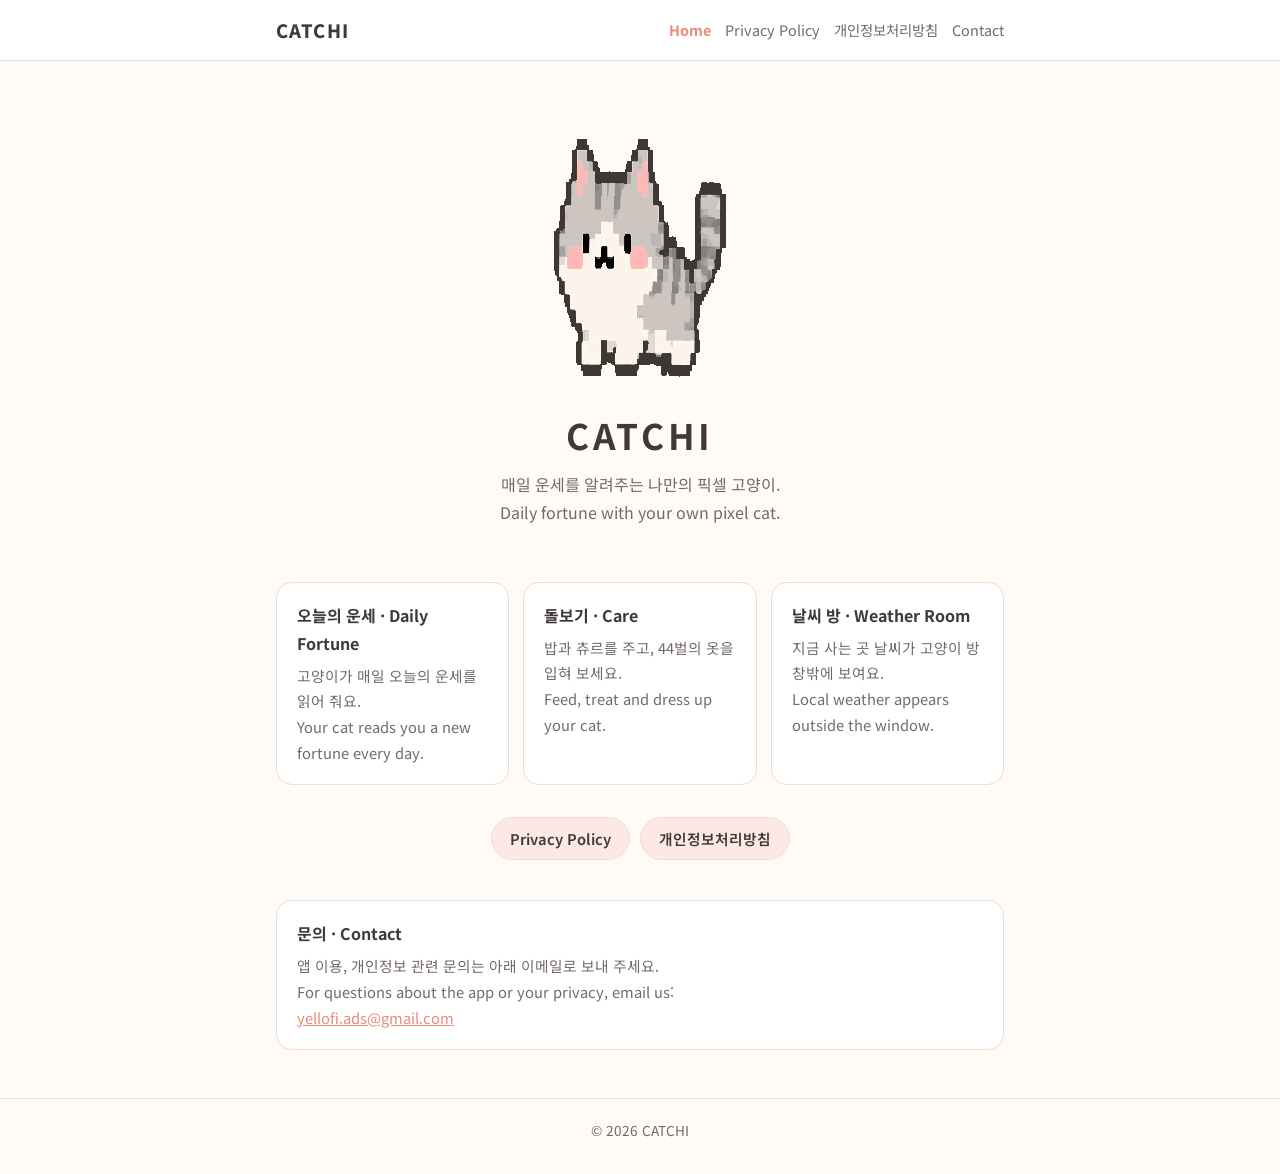
<file: index.html>
<!doctype html>
<html lang="ko">
<head>
  <meta charset="utf-8">
  <meta name="viewport" content="width=device-width, initial-scale=1">
  <title>CATCHI</title>
  <meta name="description" content="CATCHI — Daily fortune with your own pixel cat. 매일 운세를 알려주는 나만의 픽셀 고양이.">
  <link rel="icon" href="assets/catchi_cat.png">
  <link rel="preconnect" href="https://fonts.googleapis.com">
  <link rel="stylesheet" href="https://fonts.googleapis.com/css2?family=Noto+Sans+KR:wght@400;600;800&display=swap">
  <link rel="stylesheet" href="style.css">
</head>
<body>
  <header class="site">
    <div class="wrap">
      <a class="brand" href="index.html">CATCHI</a>
      <nav class="site">
        <a href="index.html" aria-current="page">Home</a>
        <a href="privacy.html">Privacy Policy</a>
        <a href="privacy-ko.html">개인정보처리방침</a>
        <a href="#contact">Contact</a>
      </nav>
    </div>
  </header>

  <main class="wrap">
    <section class="hero">
      <img src="assets/catchi_cat.png" alt="CATCHI pixel cat" width="358" height="276">
      <h1>CATCHI</h1>
      <p>매일 운세를 알려주는 나만의 픽셀 고양이.<br>
      Daily fortune with your own pixel cat.</p>
    </section>

    <section class="cards">
      <div class="card">
        <h2>오늘의 운세 · Daily Fortune</h2>
        <p>고양이가 매일 오늘의 운세를 읽어 줘요.<br>Your cat reads you a new fortune every day.</p>
      </div>
      <div class="card">
        <h2>돌보기 · Care</h2>
        <p>밥과 츄르를 주고, 44벌의 옷을 입혀 보세요.<br>Feed, treat and dress up your cat.</p>
      </div>
      <div class="card">
        <h2>날씨 방 · Weather Room</h2>
        <p>지금 사는 곳 날씨가 고양이 방 창밖에 보여요.<br>Local weather appears outside the window.</p>
      </div>
    </section>

    <section class="links">
      <a class="button" href="privacy.html">Privacy Policy</a>
      <a class="button" href="privacy-ko.html">개인정보처리방침</a>
    </section>

    <section class="card" id="contact" style="margin-bottom:48px">
      <h2>문의 · Contact</h2>
      <p>앱 이용, 개인정보 관련 문의는 아래 이메일로 보내 주세요.<br>
      For questions about the app or your privacy, email us:<br>
      <a href="mailto:yellofi.ads@gmail.com">yellofi.ads@gmail.com</a></p>
    </section>
  </main>

  <footer class="site">
    <div class="wrap">© 2026 CATCHI</div>
  </footer>
</body>
</html>
</file>
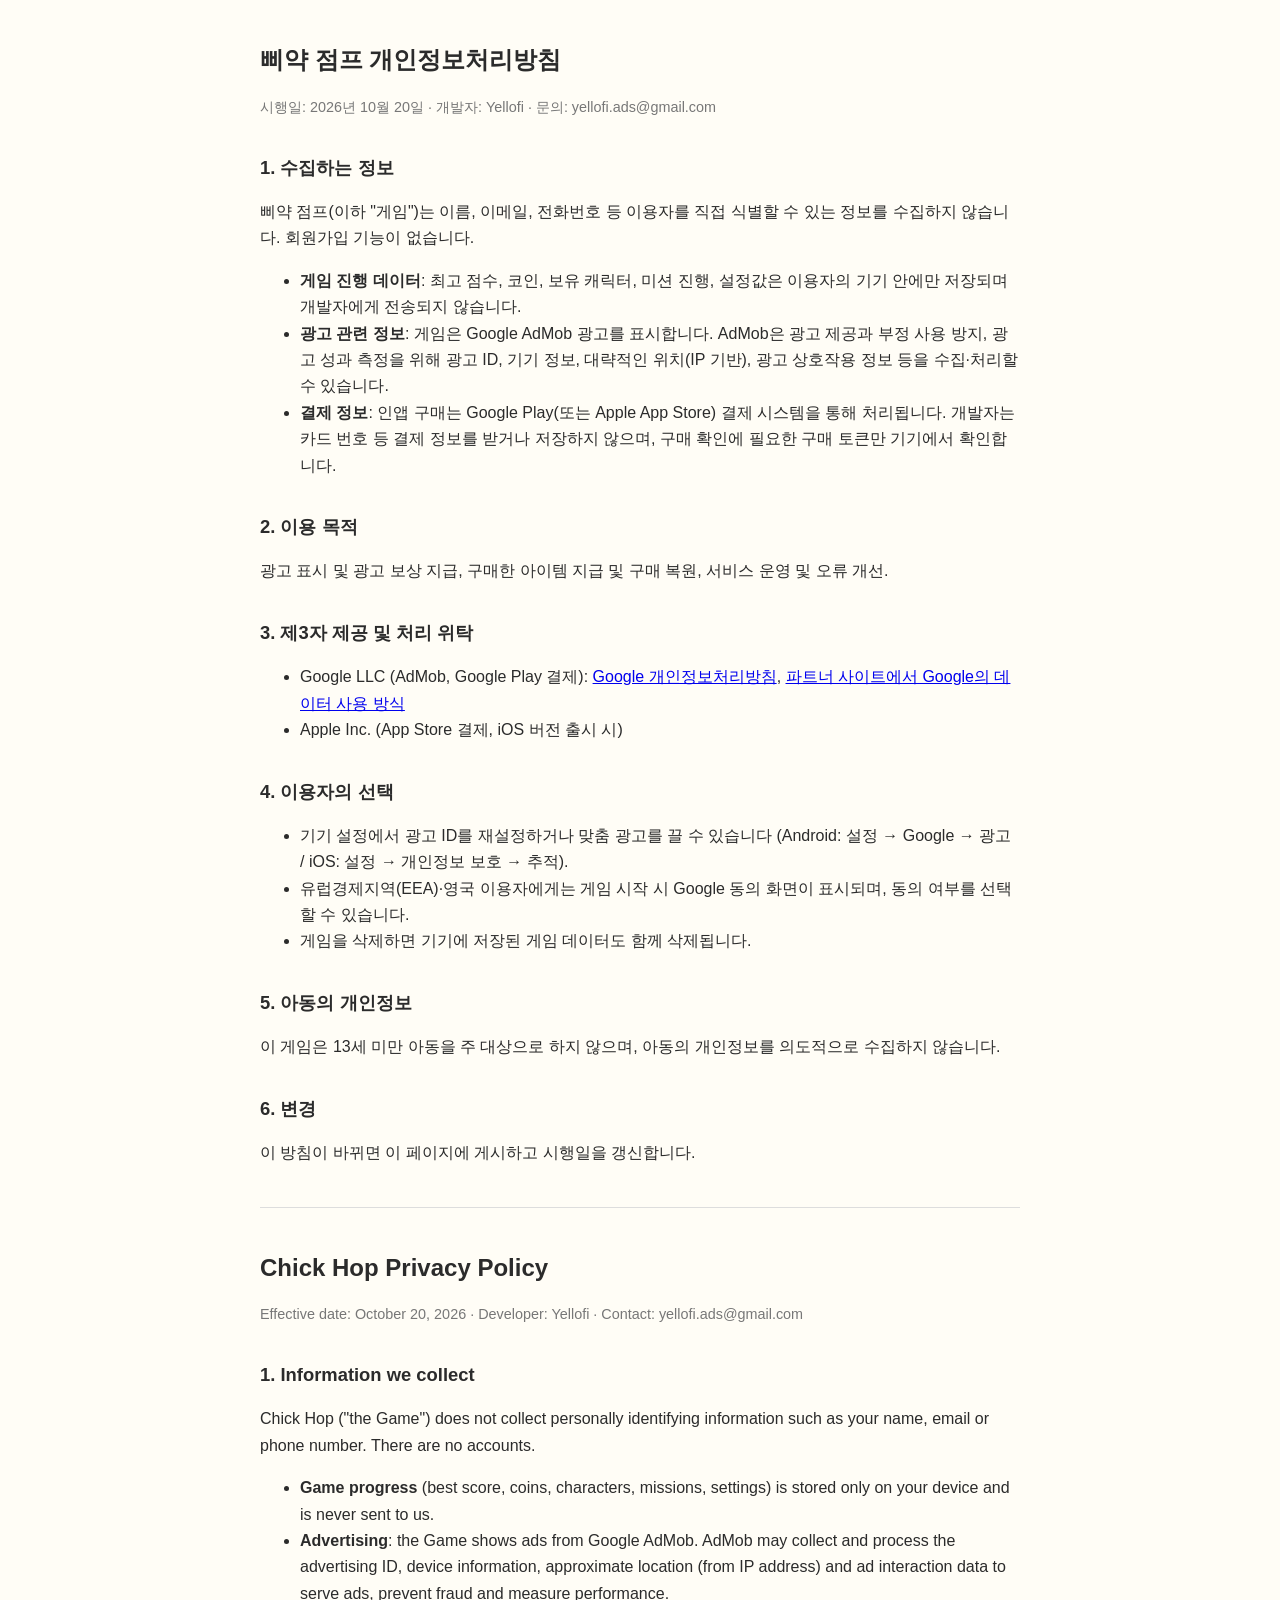
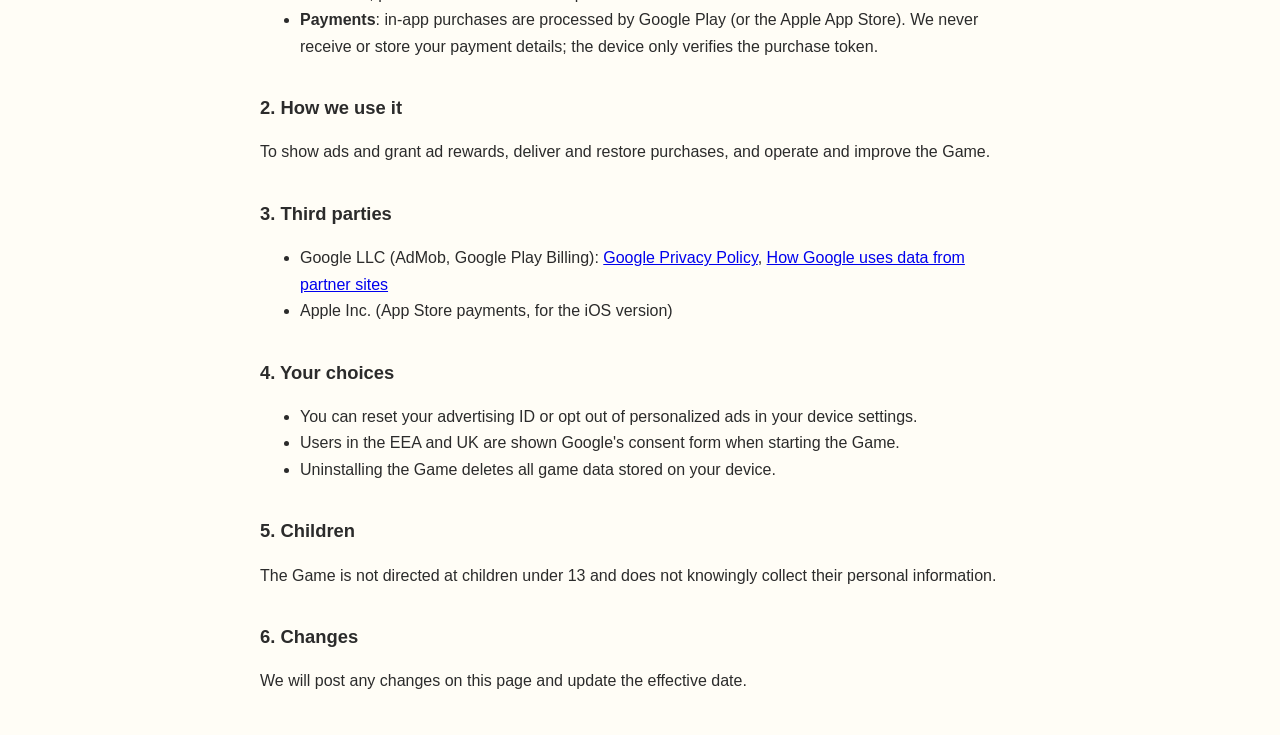
<file: chickhop-privacy.html>
<!doctype html>
<html lang="ko">
<head>
<meta charset="utf-8">
<meta name="viewport" content="width=device-width, initial-scale=1">
<title>삐약 점프 개인정보처리방침 / Chick Hop Privacy Policy</title>
<style>
  body { font-family: -apple-system, "Apple SD Gothic Neo", "Noto Sans KR", sans-serif; max-width: 760px; margin: 0 auto; padding: 24px 16px; line-height: 1.65; color: #2b2b2b; background: #fffdf6; }
  h1 { font-size: 1.5rem; } h2 { font-size: 1.15rem; margin-top: 1.8em; }
  .muted { color: #777; font-size: .9rem; }
  hr { margin: 2.5em 0; border: none; border-top: 1px solid #ddd; }
</style>
</head>
<body>
<h1>삐약 점프 개인정보처리방침</h1>
<p class="muted">시행일: 2026년 10월 20일 · 개발자: Yellofi · 문의: yellofi.ads@gmail.com</p>

<h2>1. 수집하는 정보</h2>
<p>삐약 점프(이하 "게임")는 이름, 이메일, 전화번호 등 이용자를 직접 식별할 수 있는 정보를 수집하지 않습니다. 회원가입 기능이 없습니다.</p>
<ul>
  <li><b>게임 진행 데이터</b>: 최고 점수, 코인, 보유 캐릭터, 미션 진행, 설정값은 이용자의 기기 안에만 저장되며 개발자에게 전송되지 않습니다.</li>
  <li><b>광고 관련 정보</b>: 게임은 Google AdMob 광고를 표시합니다. AdMob은 광고 제공과 부정 사용 방지, 광고 성과 측정을 위해 광고 ID, 기기 정보, 대략적인 위치(IP 기반), 광고 상호작용 정보 등을 수집·처리할 수 있습니다.</li>
  <li><b>결제 정보</b>: 인앱 구매는 Google Play(또는 Apple App Store) 결제 시스템을 통해 처리됩니다. 개발자는 카드 번호 등 결제 정보를 받거나 저장하지 않으며, 구매 확인에 필요한 구매 토큰만 기기에서 확인합니다.</li>
</ul>

<h2>2. 이용 목적</h2>
<p>광고 표시 및 광고 보상 지급, 구매한 아이템 지급 및 구매 복원, 서비스 운영 및 오류 개선.</p>

<h2>3. 제3자 제공 및 처리 위탁</h2>
<ul>
  <li>Google LLC (AdMob, Google Play 결제): <a href="https://policies.google.com/privacy">Google 개인정보처리방침</a>, <a href="https://policies.google.com/technologies/partner-sites">파트너 사이트에서 Google의 데이터 사용 방식</a></li>
  <li>Apple Inc. (App Store 결제, iOS 버전 출시 시)</li>
</ul>

<h2>4. 이용자의 선택</h2>
<ul>
  <li>기기 설정에서 광고 ID를 재설정하거나 맞춤 광고를 끌 수 있습니다 (Android: 설정 → Google → 광고 / iOS: 설정 → 개인정보 보호 → 추적).</li>
  <li>유럽경제지역(EEA)·영국 이용자에게는 게임 시작 시 Google 동의 화면이 표시되며, 동의 여부를 선택할 수 있습니다.</li>
  <li>게임을 삭제하면 기기에 저장된 게임 데이터도 함께 삭제됩니다.</li>
</ul>

<h2>5. 아동의 개인정보</h2>
<p>이 게임은 13세 미만 아동을 주 대상으로 하지 않으며, 아동의 개인정보를 의도적으로 수집하지 않습니다.</p>

<h2>6. 변경</h2>
<p>이 방침이 바뀌면 이 페이지에 게시하고 시행일을 갱신합니다.</p>

<hr>

<h1>Chick Hop Privacy Policy</h1>
<p class="muted">Effective date: October 20, 2026 · Developer: Yellofi · Contact: yellofi.ads@gmail.com</p>

<h2>1. Information we collect</h2>
<p>Chick Hop ("the Game") does not collect personally identifying information such as your name, email or phone number. There are no accounts.</p>
<ul>
  <li><b>Game progress</b> (best score, coins, characters, missions, settings) is stored only on your device and is never sent to us.</li>
  <li><b>Advertising</b>: the Game shows ads from Google AdMob. AdMob may collect and process the advertising ID, device information, approximate location (from IP address) and ad interaction data to serve ads, prevent fraud and measure performance.</li>
  <li><b>Payments</b>: in-app purchases are processed by Google Play (or the Apple App Store). We never receive or store your payment details; the device only verifies the purchase token.</li>
</ul>

<h2>2. How we use it</h2>
<p>To show ads and grant ad rewards, deliver and restore purchases, and operate and improve the Game.</p>

<h2>3. Third parties</h2>
<ul>
  <li>Google LLC (AdMob, Google Play Billing): <a href="https://policies.google.com/privacy">Google Privacy Policy</a>, <a href="https://policies.google.com/technologies/partner-sites">How Google uses data from partner sites</a></li>
  <li>Apple Inc. (App Store payments, for the iOS version)</li>
</ul>

<h2>4. Your choices</h2>
<ul>
  <li>You can reset your advertising ID or opt out of personalized ads in your device settings.</li>
  <li>Users in the EEA and UK are shown Google's consent form when starting the Game.</li>
  <li>Uninstalling the Game deletes all game data stored on your device.</li>
</ul>

<h2>5. Children</h2>
<p>The Game is not directed at children under 13 and does not knowingly collect their personal information.</p>

<h2>6. Changes</h2>
<p>We will post any changes on this page and update the effective date.</p>
</body>
</html>
</file>
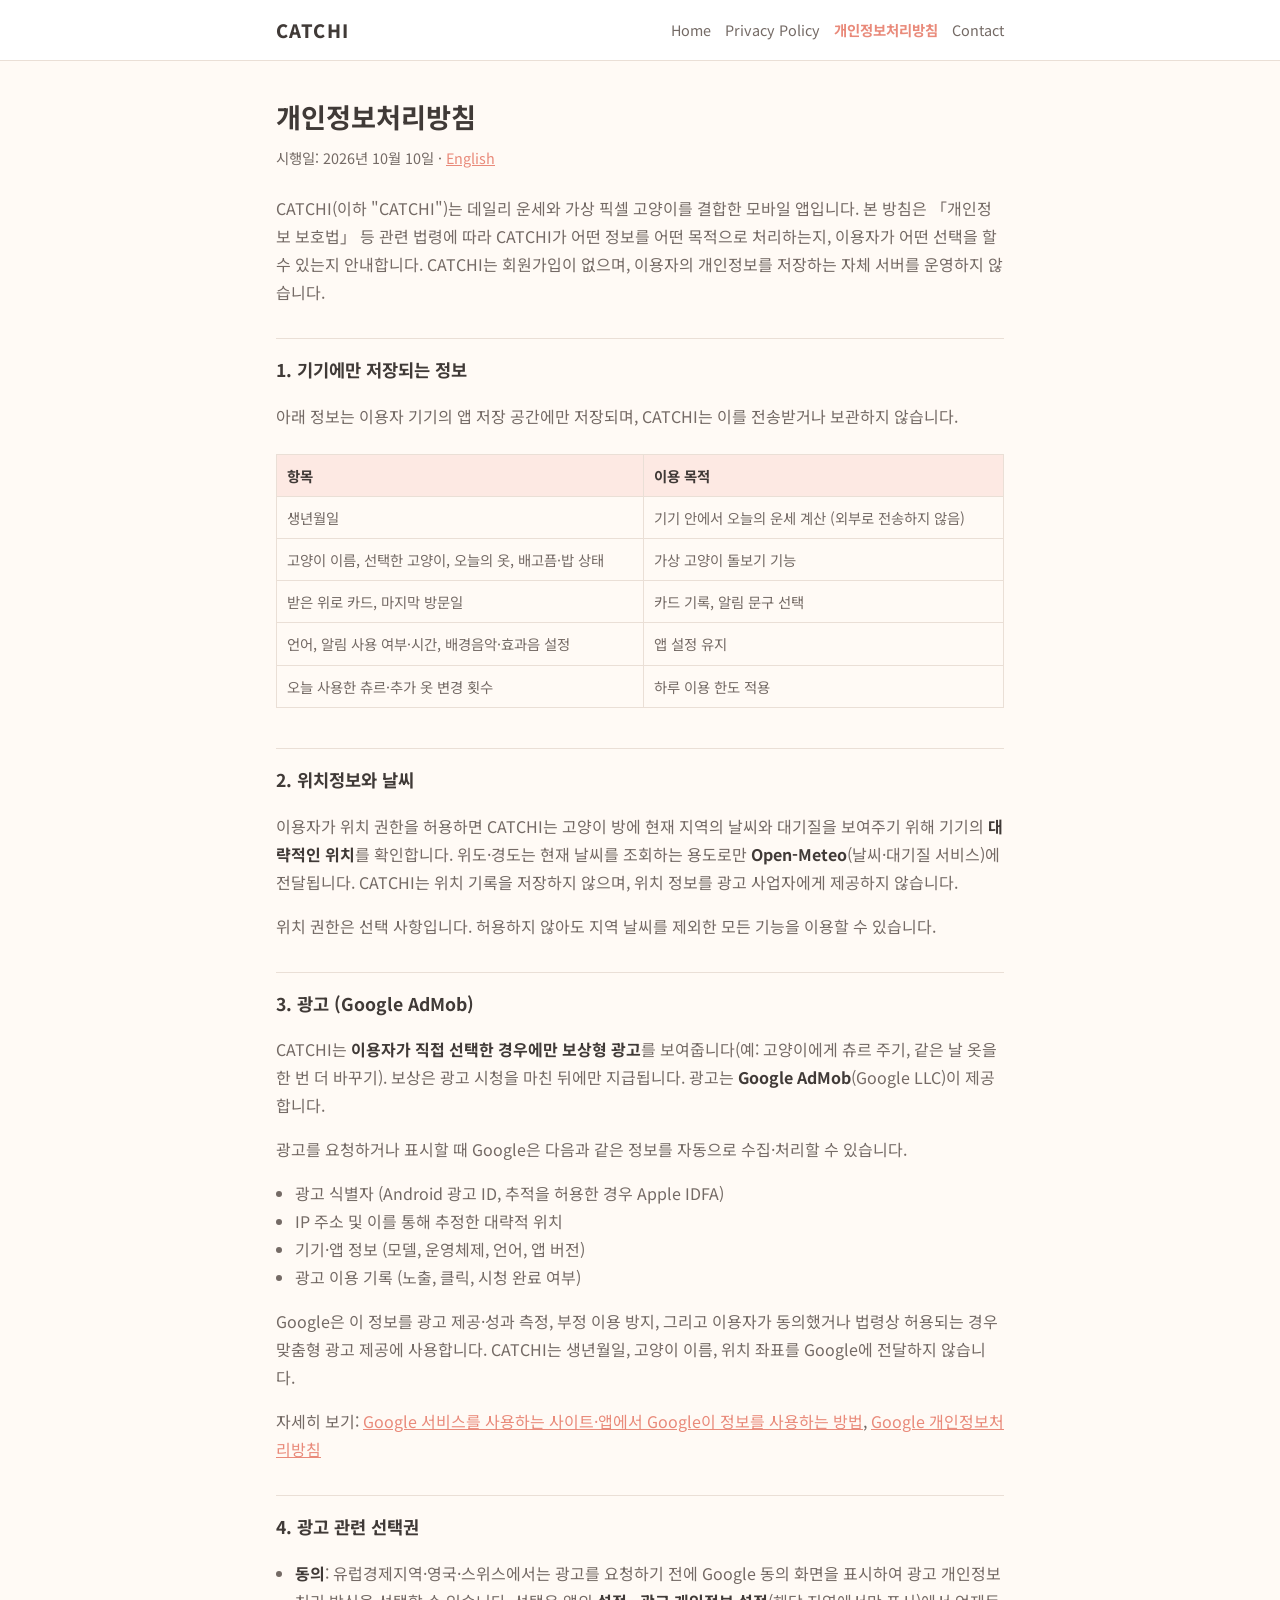
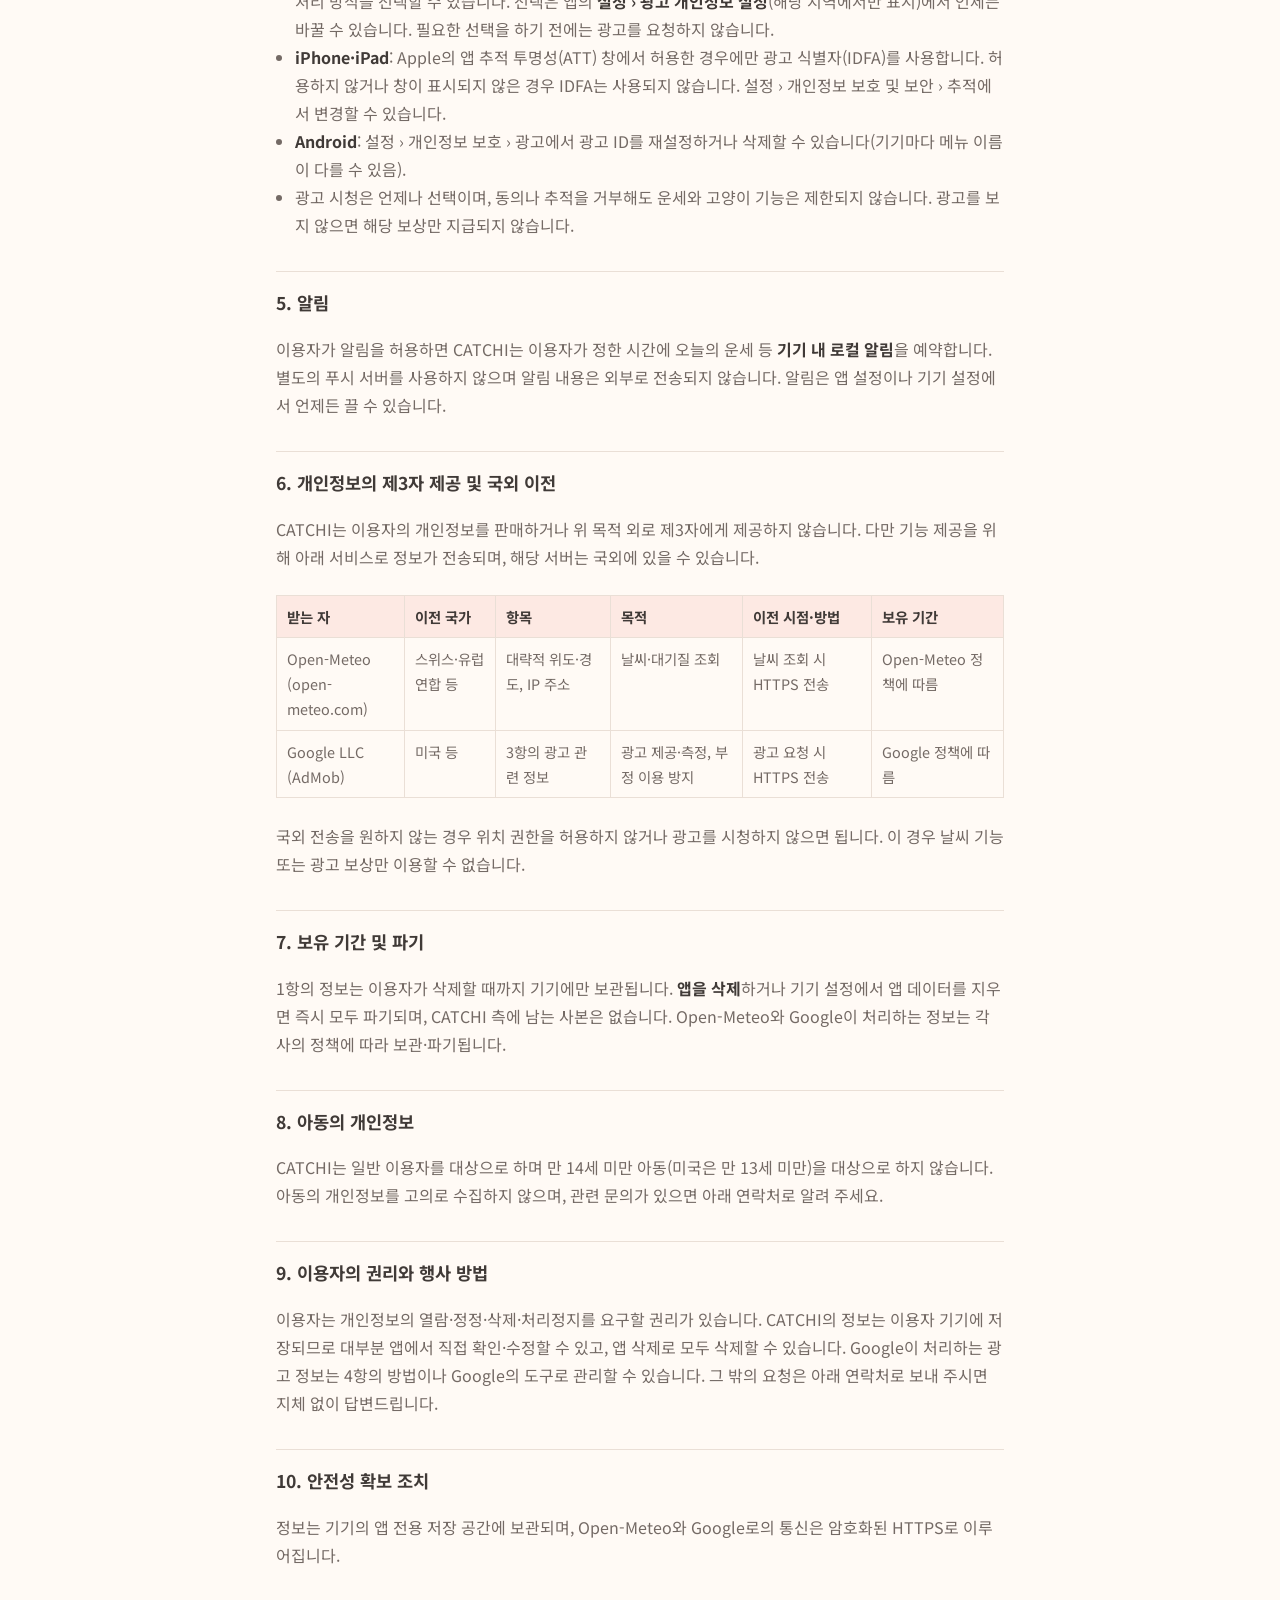
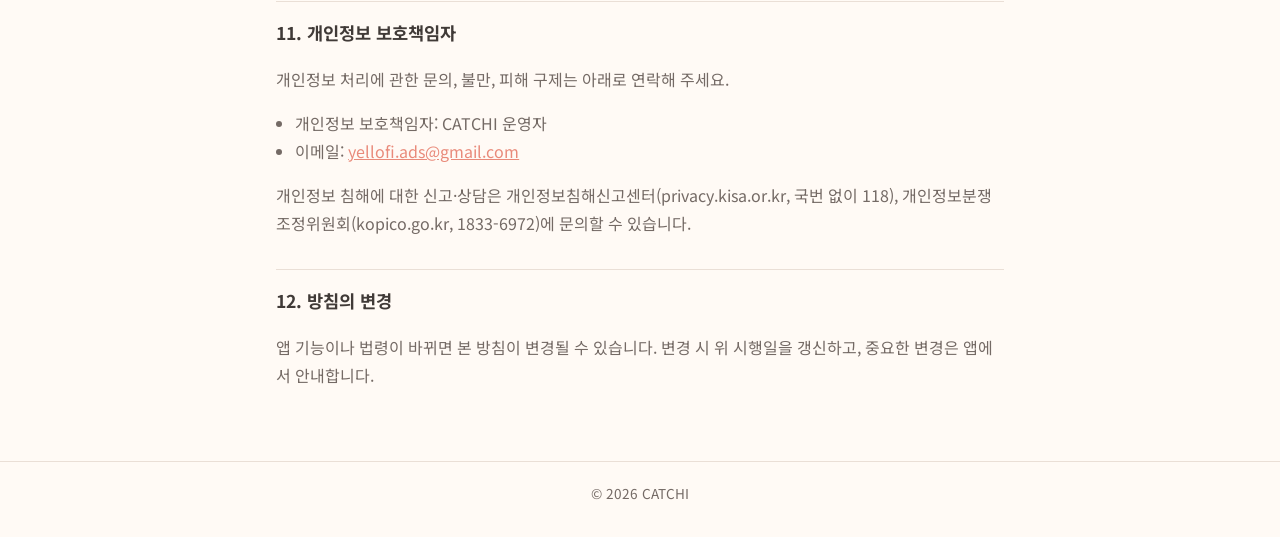
<file: privacy-ko.html>
<!doctype html>
<html lang="ko">
<head>
  <meta charset="utf-8">
  <meta name="viewport" content="width=device-width, initial-scale=1">
  <title>CATCHI 개인정보처리방침</title>
  <meta name="description" content="CATCHI 앱의 개인정보 처리 방법 안내.">
  <link rel="icon" href="assets/catchi_cat.png">
  <link rel="preconnect" href="https://fonts.googleapis.com">
  <link rel="stylesheet" href="https://fonts.googleapis.com/css2?family=Noto+Sans+KR:wght@400;600;800&display=swap">
  <link rel="stylesheet" href="style.css">
</head>
<body>
  <header class="site">
    <div class="wrap">
      <a class="brand" href="index.html">CATCHI</a>
      <nav class="site">
        <a href="index.html">Home</a>
        <a href="privacy.html">Privacy Policy</a>
        <a href="privacy-ko.html" aria-current="page">개인정보처리방침</a>
        <a href="index.html#contact">Contact</a>
      </nav>
    </div>
  </header>

  <main class="wrap">
    <article class="policy">
      <h1>개인정보처리방침</h1>
      <p class="meta">시행일: 2026년 10월 10일 · <a href="privacy.html">English</a></p>

      <p>CATCHI(이하 "CATCHI")는 데일리 운세와 가상 픽셀 고양이를 결합한 모바일 앱입니다. 본 방침은 「개인정보 보호법」 등 관련 법령에 따라 CATCHI가 어떤 정보를 어떤 목적으로 처리하는지, 이용자가 어떤 선택을 할 수 있는지 안내합니다. CATCHI는 회원가입이 없으며, 이용자의 개인정보를 저장하는 자체 서버를 운영하지 않습니다.</p>

      <h2>1. 기기에만 저장되는 정보</h2>
      <p>아래 정보는 이용자 기기의 앱 저장 공간에만 저장되며, CATCHI는 이를 전송받거나 보관하지 않습니다.</p>
      <div class="table-scroll">
        <table>
          <thead><tr><th>항목</th><th>이용 목적</th></tr></thead>
          <tbody>
            <tr><td>생년월일</td><td>기기 안에서 오늘의 운세 계산 (외부로 전송하지 않음)</td></tr>
            <tr><td>고양이 이름, 선택한 고양이, 오늘의 옷, 배고픔·밥 상태</td><td>가상 고양이 돌보기 기능</td></tr>
            <tr><td>받은 위로 카드, 마지막 방문일</td><td>카드 기록, 알림 문구 선택</td></tr>
            <tr><td>언어, 알림 사용 여부·시간, 배경음악·효과음 설정</td><td>앱 설정 유지</td></tr>
            <tr><td>오늘 사용한 츄르·추가 옷 변경 횟수</td><td>하루 이용 한도 적용</td></tr>
          </tbody>
        </table>
      </div>

      <h2>2. 위치정보와 날씨</h2>
      <p>이용자가 위치 권한을 허용하면 CATCHI는 고양이 방에 현재 지역의 날씨와 대기질을 보여주기 위해 기기의 <strong>대략적인 위치</strong>를 확인합니다. 위도·경도는 현재 날씨를 조회하는 용도로만 <strong>Open-Meteo</strong>(날씨·대기질 서비스)에 전달됩니다. CATCHI는 위치 기록을 저장하지 않으며, 위치 정보를 광고 사업자에게 제공하지 않습니다.</p>
      <p>위치 권한은 선택 사항입니다. 허용하지 않아도 지역 날씨를 제외한 모든 기능을 이용할 수 있습니다.</p>

      <h2>3. 광고 (Google AdMob)</h2>
      <p>CATCHI는 <strong>이용자가 직접 선택한 경우에만 보상형 광고</strong>를 보여줍니다(예: 고양이에게 츄르 주기, 같은 날 옷을 한 번 더 바꾸기). 보상은 광고 시청을 마친 뒤에만 지급됩니다. 광고는 <strong>Google AdMob</strong>(Google LLC)이 제공합니다.</p>
      <p>광고를 요청하거나 표시할 때 Google은 다음과 같은 정보를 자동으로 수집·처리할 수 있습니다.</p>
      <ul>
        <li>광고 식별자 (Android 광고 ID, 추적을 허용한 경우 Apple IDFA)</li>
        <li>IP 주소 및 이를 통해 추정한 대략적 위치</li>
        <li>기기·앱 정보 (모델, 운영체제, 언어, 앱 버전)</li>
        <li>광고 이용 기록 (노출, 클릭, 시청 완료 여부)</li>
      </ul>
      <p>Google은 이 정보를 광고 제공·성과 측정, 부정 이용 방지, 그리고 이용자가 동의했거나 법령상 허용되는 경우 맞춤형 광고 제공에 사용합니다. CATCHI는 생년월일, 고양이 이름, 위치 좌표를 Google에 전달하지 않습니다.</p>
      <p>자세히 보기: <a href="https://policies.google.com/technologies/partner-sites?hl=ko" target="_blank" rel="noopener">Google 서비스를 사용하는 사이트·앱에서 Google이 정보를 사용하는 방법</a>, <a href="https://policies.google.com/privacy?hl=ko" target="_blank" rel="noopener">Google 개인정보처리방침</a></p>

      <h2>4. 광고 관련 선택권</h2>
      <ul>
        <li><strong>동의</strong>: 유럽경제지역·영국·스위스에서는 광고를 요청하기 전에 Google 동의 화면을 표시하여 광고 개인정보 처리 방식을 선택할 수 있습니다. 선택은 앱의 <strong>설정 › 광고 개인정보 설정</strong>(해당 지역에서만 표시)에서 언제든 바꿀 수 있습니다. 필요한 선택을 하기 전에는 광고를 요청하지 않습니다.</li>
        <li><strong>iPhone·iPad</strong>: Apple의 앱 추적 투명성(ATT) 창에서 허용한 경우에만 광고 식별자(IDFA)를 사용합니다. 허용하지 않거나 창이 표시되지 않은 경우 IDFA는 사용되지 않습니다. 설정 › 개인정보 보호 및 보안 › 추적에서 변경할 수 있습니다.</li>
        <li><strong>Android</strong>: 설정 › 개인정보 보호 › 광고에서 광고 ID를 재설정하거나 삭제할 수 있습니다(기기마다 메뉴 이름이 다를 수 있음).</li>
        <li>광고 시청은 언제나 선택이며, 동의나 추적을 거부해도 운세와 고양이 기능은 제한되지 않습니다. 광고를 보지 않으면 해당 보상만 지급되지 않습니다.</li>
      </ul>

      <h2>5. 알림</h2>
      <p>이용자가 알림을 허용하면 CATCHI는 이용자가 정한 시간에 오늘의 운세 등 <strong>기기 내 로컬 알림</strong>을 예약합니다. 별도의 푸시 서버를 사용하지 않으며 알림 내용은 외부로 전송되지 않습니다. 알림은 앱 설정이나 기기 설정에서 언제든 끌 수 있습니다.</p>

      <h2>6. 개인정보의 제3자 제공 및 국외 이전</h2>
      <p>CATCHI는 이용자의 개인정보를 판매하거나 위 목적 외로 제3자에게 제공하지 않습니다. 다만 기능 제공을 위해 아래 서비스로 정보가 전송되며, 해당 서버는 국외에 있을 수 있습니다.</p>
      <div class="table-scroll">
        <table class="wide">
          <thead><tr><th>받는 자</th><th>이전 국가</th><th>항목</th><th>목적</th><th>이전 시점·방법</th><th>보유 기간</th></tr></thead>
          <tbody>
            <tr><td>Open-Meteo<br>(open-meteo.com)</td><td>스위스·유럽연합 등</td><td>대략적 위도·경도, IP 주소</td><td>날씨·대기질 조회</td><td>날씨 조회 시 HTTPS 전송</td><td>Open-Meteo 정책에 따름</td></tr>
            <tr><td>Google LLC<br>(AdMob)</td><td>미국 등</td><td>3항의 광고 관련 정보</td><td>광고 제공·측정, 부정 이용 방지</td><td>광고 요청 시 HTTPS 전송</td><td>Google 정책에 따름</td></tr>
          </tbody>
        </table>
      </div>
      <p>국외 전송을 원하지 않는 경우 위치 권한을 허용하지 않거나 광고를 시청하지 않으면 됩니다. 이 경우 날씨 기능 또는 광고 보상만 이용할 수 없습니다.</p>

      <h2>7. 보유 기간 및 파기</h2>
      <p>1항의 정보는 이용자가 삭제할 때까지 기기에만 보관됩니다. <strong>앱을 삭제</strong>하거나 기기 설정에서 앱 데이터를 지우면 즉시 모두 파기되며, CATCHI 측에 남는 사본은 없습니다. Open-Meteo와 Google이 처리하는 정보는 각 사의 정책에 따라 보관·파기됩니다.</p>

      <h2>8. 아동의 개인정보</h2>
      <p>CATCHI는 일반 이용자를 대상으로 하며 만 14세 미만 아동(미국은 만 13세 미만)을 대상으로 하지 않습니다. 아동의 개인정보를 고의로 수집하지 않으며, 관련 문의가 있으면 아래 연락처로 알려 주세요.</p>

      <h2>9. 이용자의 권리와 행사 방법</h2>
      <p>이용자는 개인정보의 열람·정정·삭제·처리정지를 요구할 권리가 있습니다. CATCHI의 정보는 이용자 기기에 저장되므로 대부분 앱에서 직접 확인·수정할 수 있고, 앱 삭제로 모두 삭제할 수 있습니다. Google이 처리하는 광고 정보는 4항의 방법이나 Google의 도구로 관리할 수 있습니다. 그 밖의 요청은 아래 연락처로 보내 주시면 지체 없이 답변드립니다.</p>

      <h2>10. 안전성 확보 조치</h2>
      <p>정보는 기기의 앱 전용 저장 공간에 보관되며, Open-Meteo와 Google로의 통신은 암호화된 HTTPS로 이루어집니다.</p>

      <h2>11. 개인정보 보호책임자</h2>
      <p>개인정보 처리에 관한 문의, 불만, 피해 구제는 아래로 연락해 주세요.</p>
      <ul>
        <li>개인정보 보호책임자: CATCHI 운영자</li>
        <li>이메일: <a href="mailto:yellofi.ads@gmail.com">yellofi.ads@gmail.com</a></li>
      </ul>
      <p>개인정보 침해에 대한 신고·상담은 개인정보침해신고센터(privacy.kisa.or.kr, 국번 없이 118), 개인정보분쟁조정위원회(kopico.go.kr, 1833-6972)에 문의할 수 있습니다.</p>

      <h2>12. 방침의 변경</h2>
      <p>앱 기능이나 법령이 바뀌면 본 방침이 변경될 수 있습니다. 변경 시 위 시행일을 갱신하고, 중요한 변경은 앱에서 안내합니다.</p>
    </article>
  </main>

  <footer class="site">
    <div class="wrap">© 2026 CATCHI</div>
  </footer>
</body>
</html>
</file>
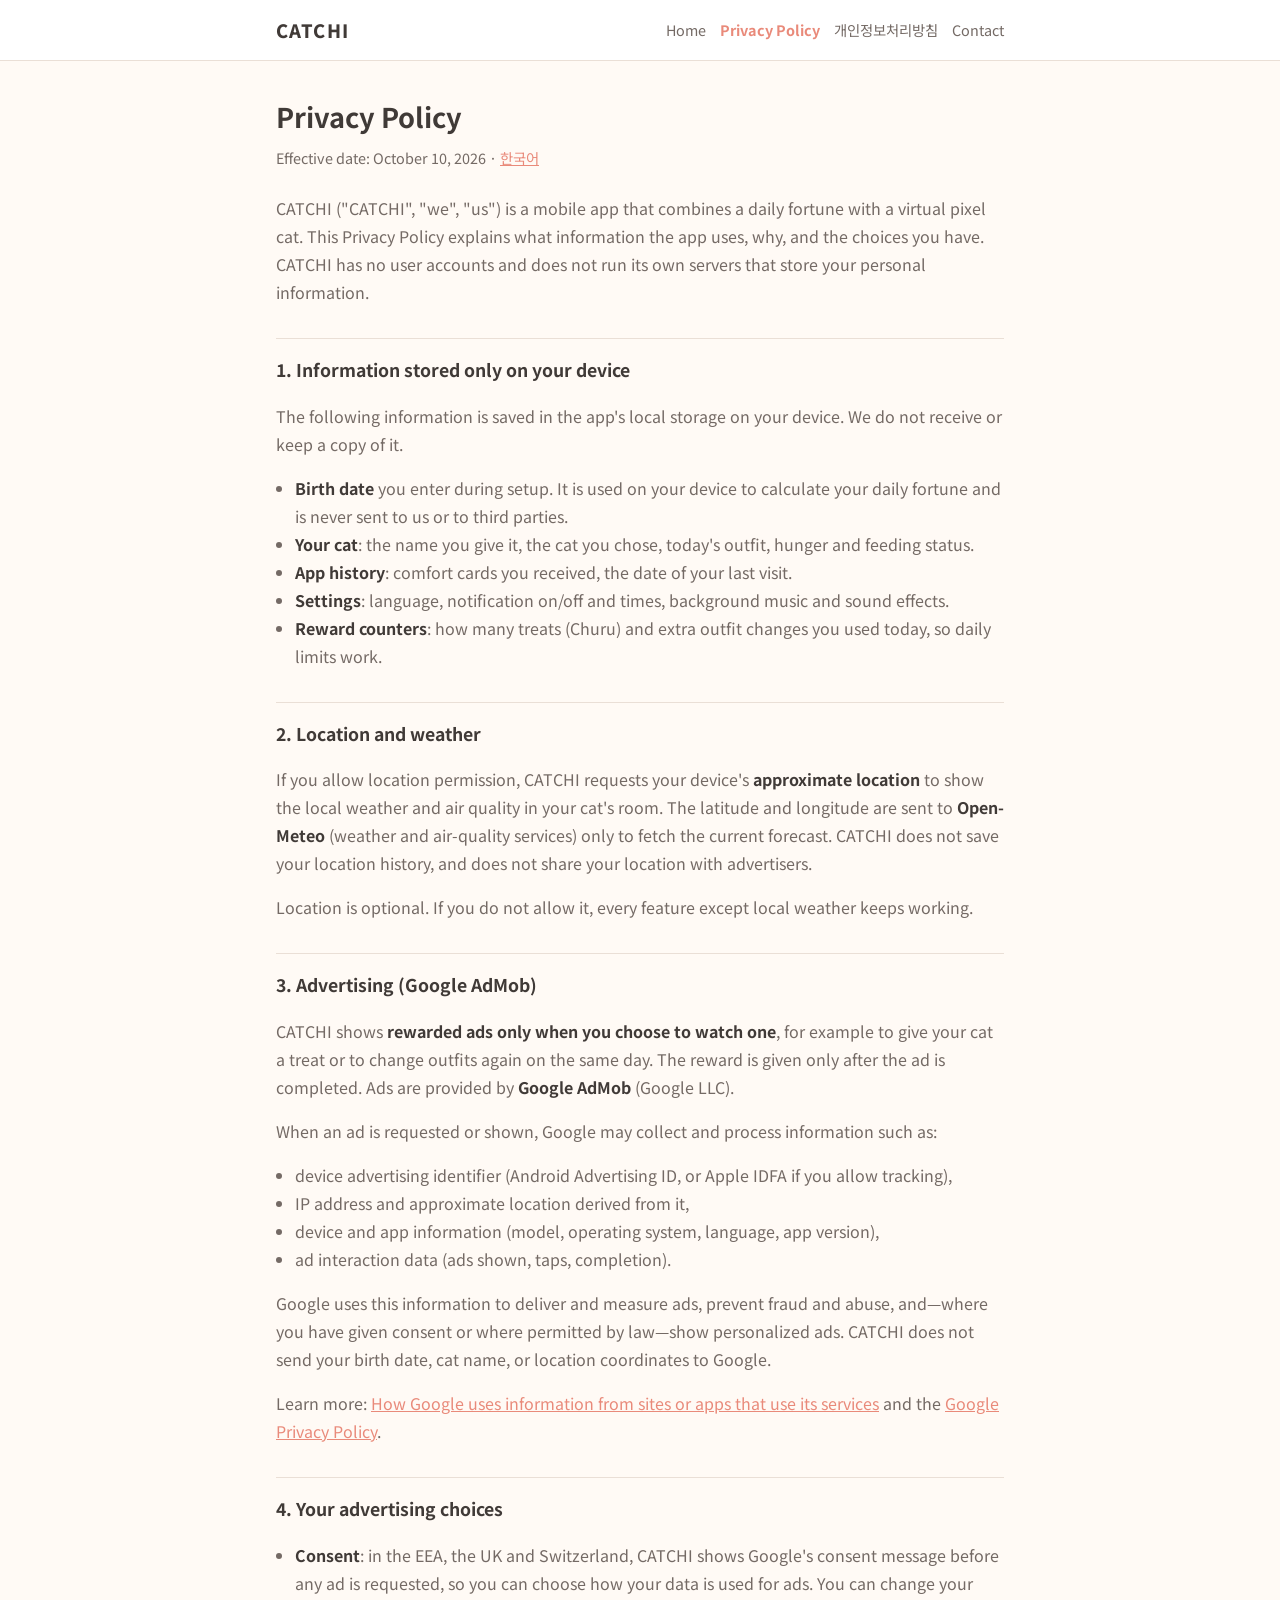
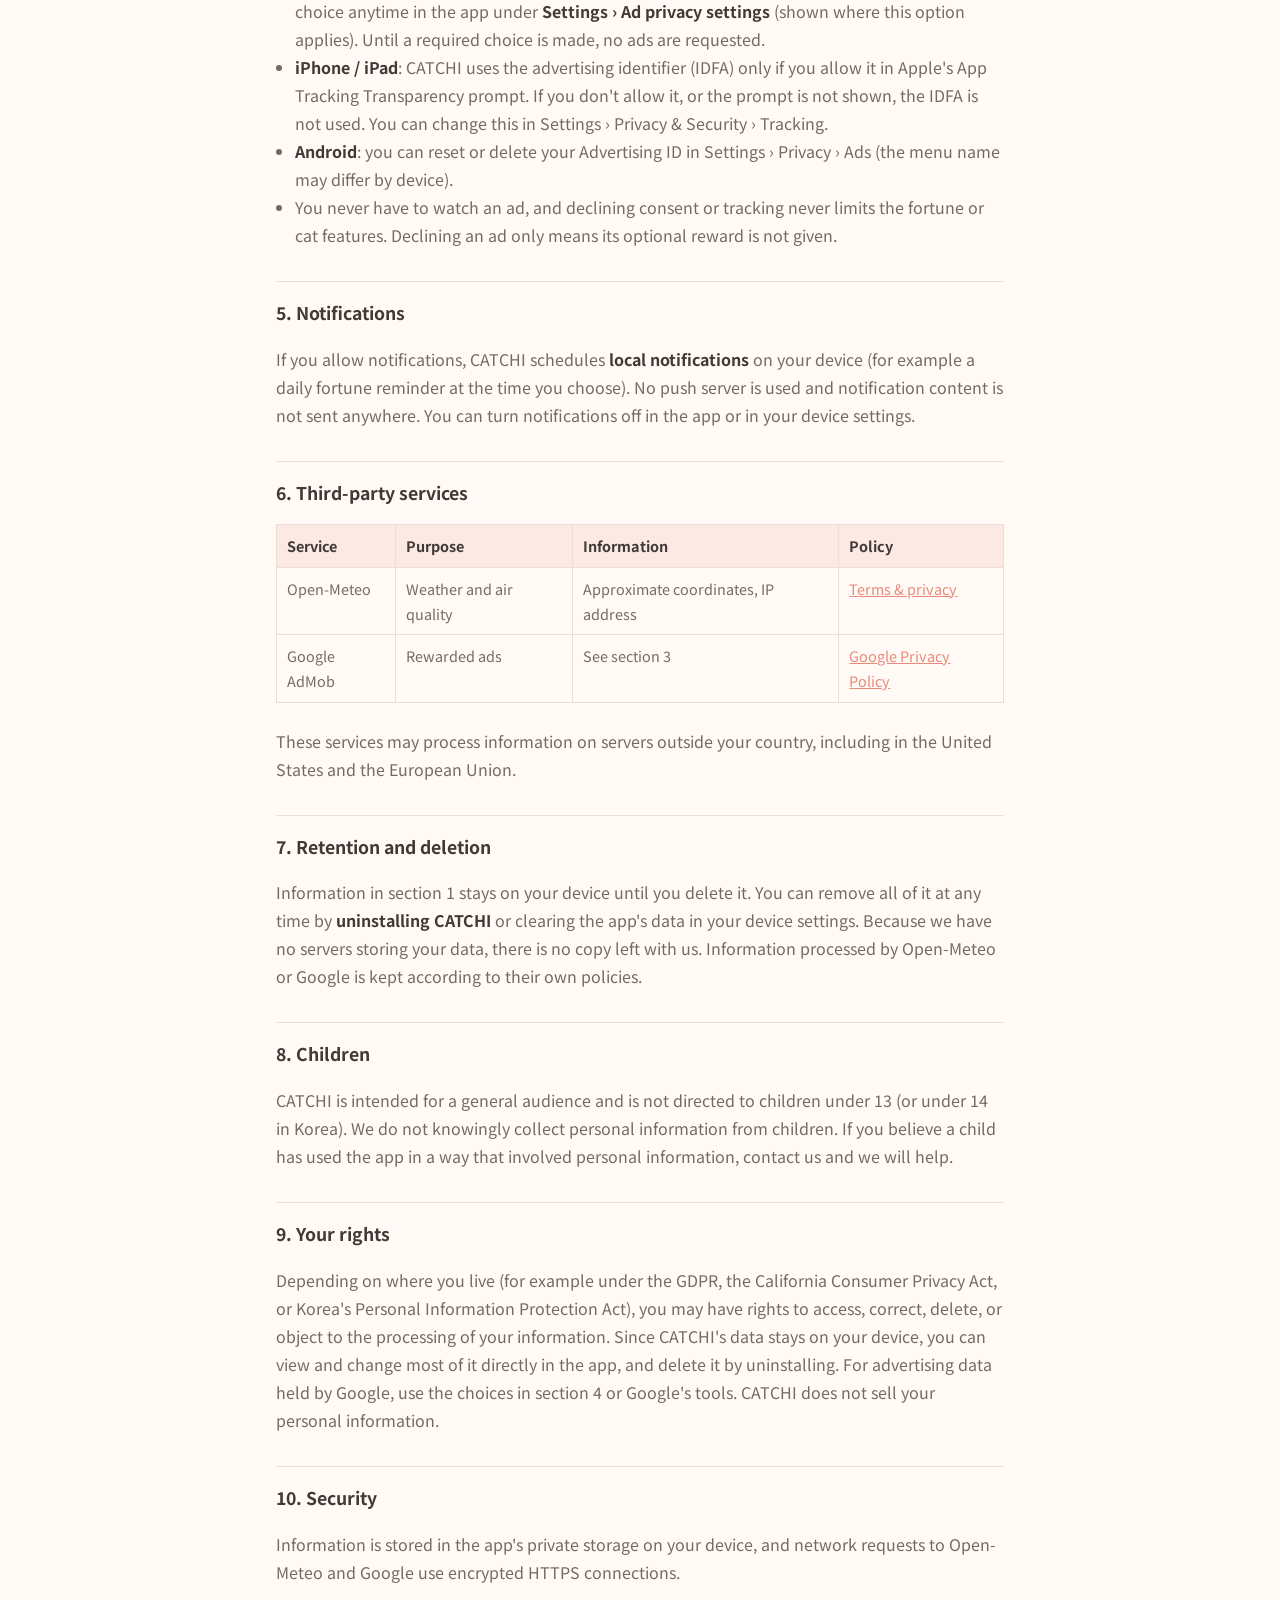
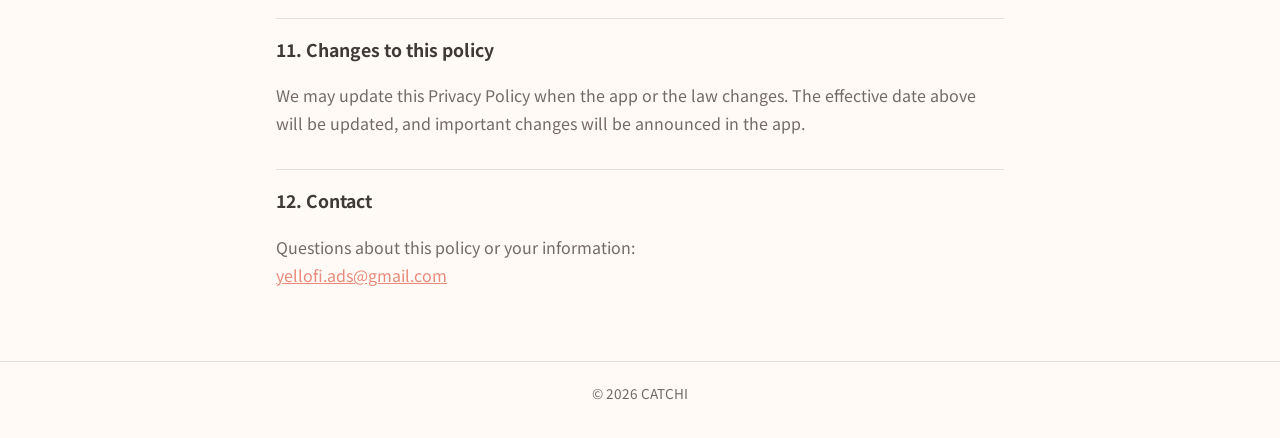
<file: privacy.html>
<!doctype html>
<html lang="en">
<head>
  <meta charset="utf-8">
  <meta name="viewport" content="width=device-width, initial-scale=1">
  <title>CATCHI Privacy Policy</title>
  <meta name="description" content="How the CATCHI app handles your information.">
  <link rel="icon" href="assets/catchi_cat.png">
  <link rel="preconnect" href="https://fonts.googleapis.com">
  <link rel="stylesheet" href="https://fonts.googleapis.com/css2?family=Noto+Sans+KR:wght@400;600;800&display=swap">
  <link rel="stylesheet" href="style.css">
</head>
<body>
  <header class="site">
    <div class="wrap">
      <a class="brand" href="index.html">CATCHI</a>
      <nav class="site">
        <a href="index.html">Home</a>
        <a href="privacy.html" aria-current="page">Privacy Policy</a>
        <a href="privacy-ko.html">개인정보처리방침</a>
        <a href="index.html#contact">Contact</a>
      </nav>
    </div>
  </header>

  <main class="wrap">
    <article class="policy">
      <h1>Privacy Policy</h1>
      <p class="meta">Effective date: October 10, 2026 · <a href="privacy-ko.html">한국어</a></p>

      <p>CATCHI ("CATCHI", "we", "us") is a mobile app that combines a daily fortune with a virtual pixel cat. This Privacy Policy explains what information the app uses, why, and the choices you have. CATCHI has no user accounts and does not run its own servers that store your personal information.</p>

      <h2>1. Information stored only on your device</h2>
      <p>The following information is saved in the app's local storage on your device. We do not receive or keep a copy of it.</p>
      <ul>
        <li><strong>Birth date</strong> you enter during setup. It is used on your device to calculate your daily fortune and is never sent to us or to third parties.</li>
        <li><strong>Your cat</strong>: the name you give it, the cat you chose, today's outfit, hunger and feeding status.</li>
        <li><strong>App history</strong>: comfort cards you received, the date of your last visit.</li>
        <li><strong>Settings</strong>: language, notification on/off and times, background music and sound effects.</li>
        <li><strong>Reward counters</strong>: how many treats (Churu) and extra outfit changes you used today, so daily limits work.</li>
      </ul>

      <h2>2. Location and weather</h2>
      <p>If you allow location permission, CATCHI requests your device's <strong>approximate location</strong> to show the local weather and air quality in your cat's room. The latitude and longitude are sent to <strong>Open-Meteo</strong> (weather and air-quality services) only to fetch the current forecast. CATCHI does not save your location history, and does not share your location with advertisers.</p>
      <p>Location is optional. If you do not allow it, every feature except local weather keeps working.</p>

      <h2>3. Advertising (Google AdMob)</h2>
      <p>CATCHI shows <strong>rewarded ads only when you choose to watch one</strong>, for example to give your cat a treat or to change outfits again on the same day. The reward is given only after the ad is completed. Ads are provided by <strong>Google AdMob</strong> (Google LLC).</p>
      <p>When an ad is requested or shown, Google may collect and process information such as:</p>
      <ul>
        <li>device advertising identifier (Android Advertising ID, or Apple IDFA if you allow tracking),</li>
        <li>IP address and approximate location derived from it,</li>
        <li>device and app information (model, operating system, language, app version),</li>
        <li>ad interaction data (ads shown, taps, completion).</li>
      </ul>
      <p>Google uses this information to deliver and measure ads, prevent fraud and abuse, and—where you have given consent or where permitted by law—show personalized ads. CATCHI does not send your birth date, cat name, or location coordinates to Google.</p>
      <p>Learn more: <a href="https://policies.google.com/technologies/partner-sites" target="_blank" rel="noopener">How Google uses information from sites or apps that use its services</a> and the <a href="https://policies.google.com/privacy" target="_blank" rel="noopener">Google Privacy Policy</a>.</p>

      <h2>4. Your advertising choices</h2>
      <ul>
        <li><strong>Consent</strong>: in the EEA, the UK and Switzerland, CATCHI shows Google's consent message before any ad is requested, so you can choose how your data is used for ads. You can change your choice anytime in the app under <strong>Settings › Ad privacy settings</strong> (shown where this option applies). Until a required choice is made, no ads are requested.</li>
        <li><strong>iPhone / iPad</strong>: CATCHI uses the advertising identifier (IDFA) only if you allow it in Apple's App Tracking Transparency prompt. If you don't allow it, or the prompt is not shown, the IDFA is not used. You can change this in Settings › Privacy &amp; Security › Tracking.</li>
        <li><strong>Android</strong>: you can reset or delete your Advertising ID in Settings › Privacy › Ads (the menu name may differ by device).</li>
        <li>You never have to watch an ad, and declining consent or tracking never limits the fortune or cat features. Declining an ad only means its optional reward is not given.</li>
      </ul>

      <h2>5. Notifications</h2>
      <p>If you allow notifications, CATCHI schedules <strong>local notifications</strong> on your device (for example a daily fortune reminder at the time you choose). No push server is used and notification content is not sent anywhere. You can turn notifications off in the app or in your device settings.</p>

      <h2>6. Third-party services</h2>
      <div class="table-scroll">
        <table>
          <thead><tr><th>Service</th><th>Purpose</th><th>Information</th><th>Policy</th></tr></thead>
          <tbody>
            <tr><td>Open-Meteo</td><td>Weather and air quality</td><td>Approximate coordinates, IP address</td><td><a href="https://open-meteo.com/en/terms" target="_blank" rel="noopener">Terms &amp; privacy</a></td></tr>
            <tr><td>Google AdMob</td><td>Rewarded ads</td><td>See section 3</td><td><a href="https://policies.google.com/privacy" target="_blank" rel="noopener">Google Privacy Policy</a></td></tr>
          </tbody>
        </table>
      </div>
      <p>These services may process information on servers outside your country, including in the United States and the European Union.</p>

      <h2>7. Retention and deletion</h2>
      <p>Information in section 1 stays on your device until you delete it. You can remove all of it at any time by <strong>uninstalling CATCHI</strong> or clearing the app's data in your device settings. Because we have no servers storing your data, there is no copy left with us. Information processed by Open-Meteo or Google is kept according to their own policies.</p>

      <h2>8. Children</h2>
      <p>CATCHI is intended for a general audience and is not directed to children under 13 (or under 14 in Korea). We do not knowingly collect personal information from children. If you believe a child has used the app in a way that involved personal information, contact us and we will help.</p>

      <h2>9. Your rights</h2>
      <p>Depending on where you live (for example under the GDPR, the California Consumer Privacy Act, or Korea's Personal Information Protection Act), you may have rights to access, correct, delete, or object to the processing of your information. Since CATCHI's data stays on your device, you can view and change most of it directly in the app, and delete it by uninstalling. For advertising data held by Google, use the choices in section 4 or Google's tools. CATCHI does not sell your personal information.</p>

      <h2>10. Security</h2>
      <p>Information is stored in the app's private storage on your device, and network requests to Open-Meteo and Google use encrypted HTTPS connections.</p>

      <h2>11. Changes to this policy</h2>
      <p>We may update this Privacy Policy when the app or the law changes. The effective date above will be updated, and important changes will be announced in the app.</p>

      <h2>12. Contact</h2>
      <p>Questions about this policy or your information:<br>
      <a href="mailto:yellofi.ads@gmail.com">yellofi.ads@gmail.com</a></p>
    </article>
  </main>

  <footer class="site">
    <div class="wrap">© 2026 CATCHI</div>
  </footer>
</body>
</html>
</file>
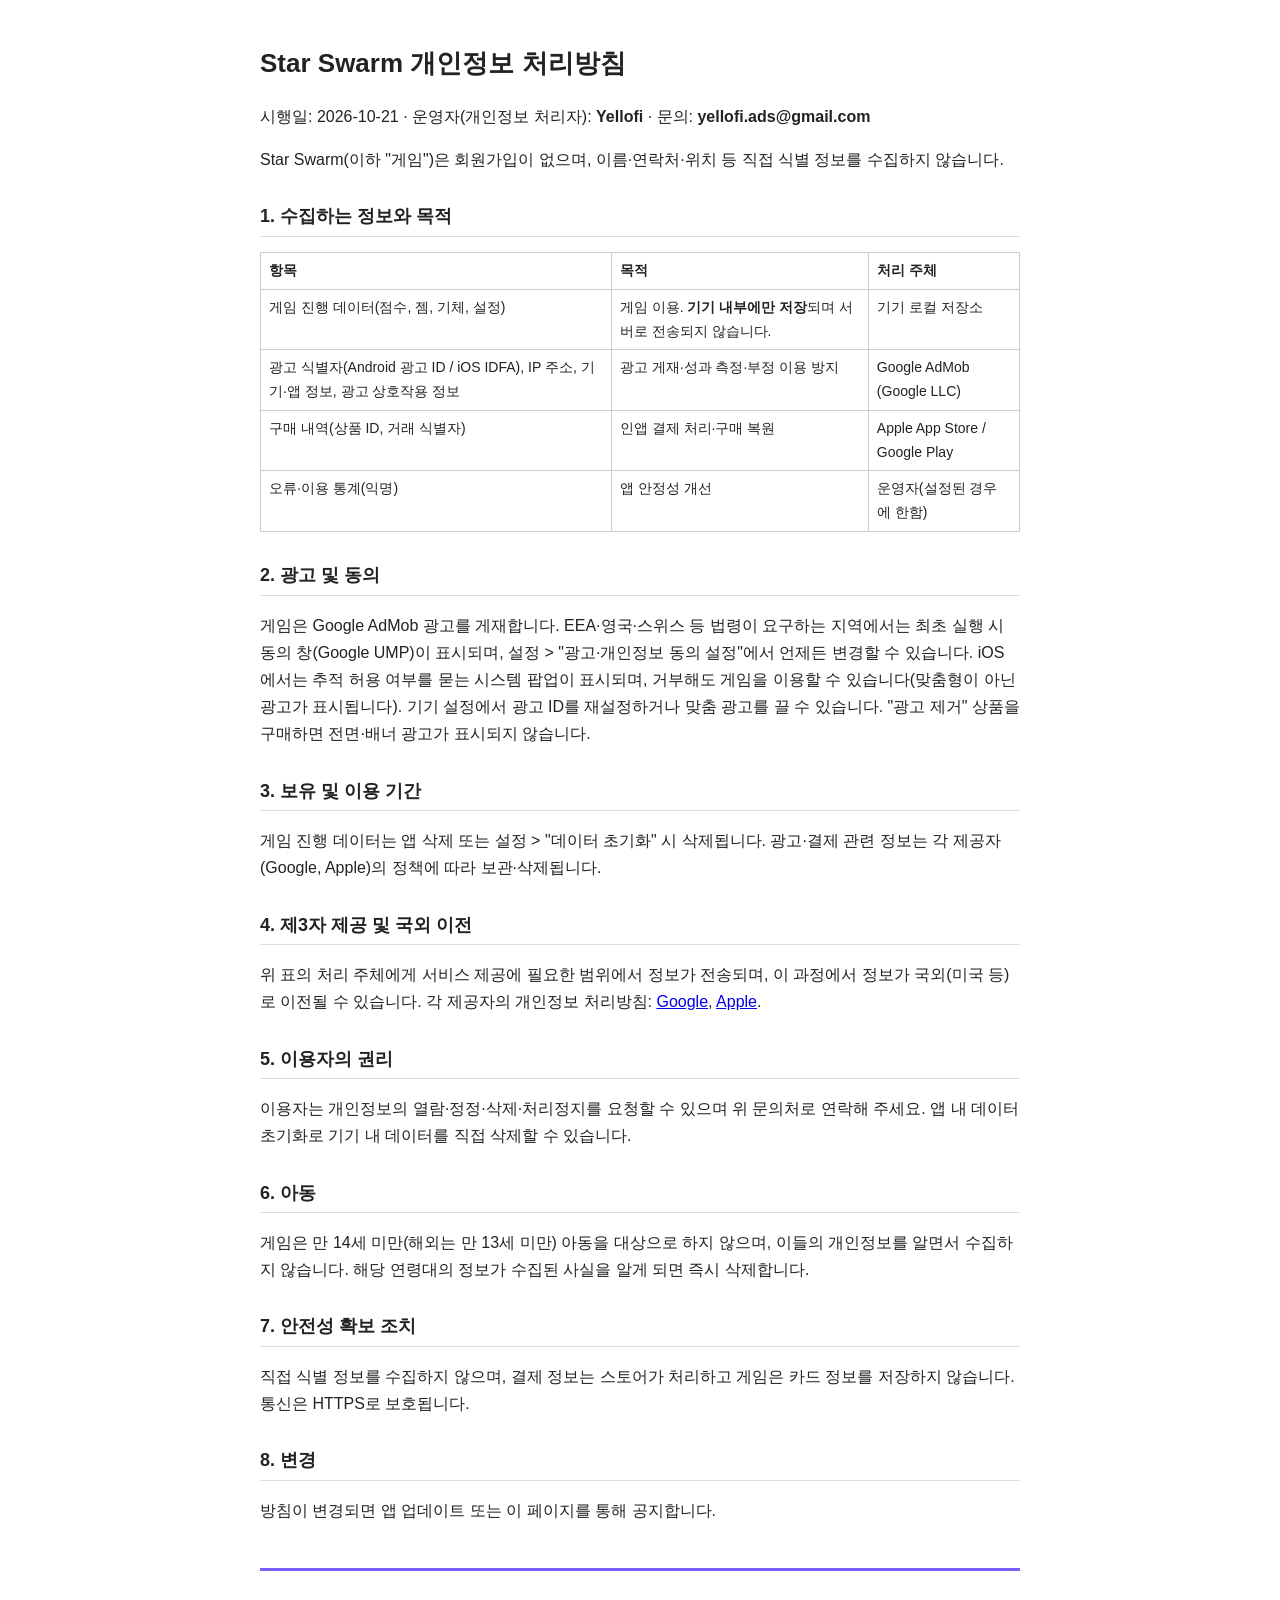
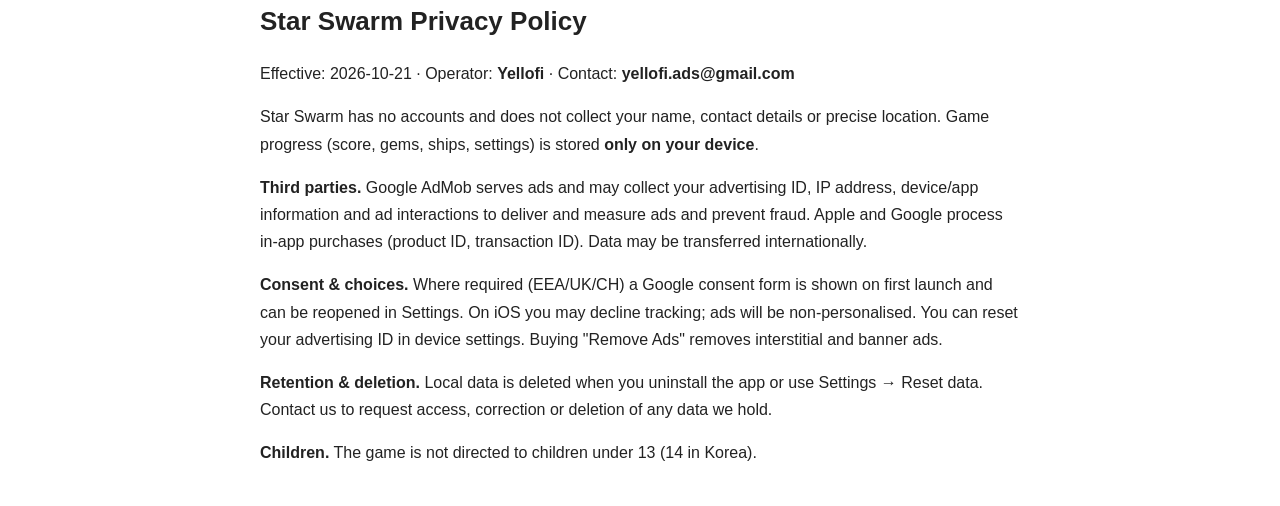
<file: starswarm-privacy.html>
<!doctype html><html lang="ko"><head><meta charset="utf-8"><meta name="viewport" content="width=device-width,initial-scale=1"><title>Star Swarm 개인정보 처리방침 / Privacy Policy</title>
<style>body{font-family:-apple-system,"Apple SD Gothic Neo","Malgun Gothic",sans-serif;max-width:760px;margin:0 auto;padding:24px 18px;line-height:1.7;color:#222}h1{font-size:26px}h2{font-size:18px;margin-top:28px;border-bottom:1px solid #ddd;padding-bottom:4px}table{border-collapse:collapse;width:100%;font-size:14px}td,th{border:1px solid #ccc;padding:6px 8px;text-align:left;vertical-align:top}.en{margin-top:44px;padding-top:10px;border-top:3px solid #7a5cff}</style></head><body>
<h1>Star Swarm 개인정보 처리방침</h1>
<p>시행일: 2026-10-21 · 운영자(개인정보 처리자): <b>Yellofi</b> · 문의: <b>yellofi.ads@gmail.com</b></p>
<p>Star Swarm(이하 "게임")은 회원가입이 없으며, 이름·연락처·위치 등 직접 식별 정보를 수집하지 않습니다.</p>
<h2>1. 수집하는 정보와 목적</h2>
<table><tr><th>항목</th><th>목적</th><th>처리 주체</th></tr>
<tr><td>게임 진행 데이터(점수, 젬, 기체, 설정)</td><td>게임 이용. <b>기기 내부에만 저장</b>되며 서버로 전송되지 않습니다.</td><td>기기 로컬 저장소</td></tr>
<tr><td>광고 식별자(Android 광고 ID / iOS IDFA), IP 주소, 기기·앱 정보, 광고 상호작용 정보</td><td>광고 게재·성과 측정·부정 이용 방지</td><td>Google AdMob (Google LLC)</td></tr>
<tr><td>구매 내역(상품 ID, 거래 식별자)</td><td>인앱 결제 처리·구매 복원</td><td>Apple App Store / Google Play</td></tr>
<tr><td>오류·이용 통계(익명)</td><td>앱 안정성 개선</td><td>운영자(설정된 경우에 한함)</td></tr></table>
<h2>2. 광고 및 동의</h2>
<p>게임은 Google AdMob 광고를 게재합니다. EEA·영국·스위스 등 법령이 요구하는 지역에서는 최초 실행 시 동의 창(Google UMP)이 표시되며, 설정 &gt; "광고·개인정보 동의 설정"에서 언제든 변경할 수 있습니다. iOS에서는 추적 허용 여부를 묻는 시스템 팝업이 표시되며, 거부해도 게임을 이용할 수 있습니다(맞춤형이 아닌 광고가 표시됩니다). 기기 설정에서 광고 ID를 재설정하거나 맞춤 광고를 끌 수 있습니다. "광고 제거" 상품을 구매하면 전면·배너 광고가 표시되지 않습니다.</p>
<h2>3. 보유 및 이용 기간</h2>
<p>게임 진행 데이터는 앱 삭제 또는 설정 &gt; "데이터 초기화" 시 삭제됩니다. 광고·결제 관련 정보는 각 제공자(Google, Apple)의 정책에 따라 보관·삭제됩니다.</p>
<h2>4. 제3자 제공 및 국외 이전</h2>
<p>위 표의 처리 주체에게 서비스 제공에 필요한 범위에서 정보가 전송되며, 이 과정에서 정보가 국외(미국 등)로 이전될 수 있습니다. 각 제공자의 개인정보 처리방침: <a href="https://policies.google.com/privacy">Google</a>, <a href="https://www.apple.com/legal/privacy/">Apple</a>.</p>
<h2>5. 이용자의 권리</h2>
<p>이용자는 개인정보의 열람·정정·삭제·처리정지를 요청할 수 있으며 위 문의처로 연락해 주세요. 앱 내 데이터 초기화로 기기 내 데이터를 직접 삭제할 수 있습니다.</p>
<h2>6. 아동</h2>
<p>게임은 만 14세 미만(해외는 만 13세 미만) 아동을 대상으로 하지 않으며, 이들의 개인정보를 알면서 수집하지 않습니다. 해당 연령대의 정보가 수집된 사실을 알게 되면 즉시 삭제합니다.</p>
<h2>7. 안전성 확보 조치</h2><p>직접 식별 정보를 수집하지 않으며, 결제 정보는 스토어가 처리하고 게임은 카드 정보를 저장하지 않습니다. 통신은 HTTPS로 보호됩니다.</p>
<h2>8. 변경</h2><p>방침이 변경되면 앱 업데이트 또는 이 페이지를 통해 공지합니다.</p>

<div class="en"><h1>Star Swarm Privacy Policy</h1>
<p>Effective: 2026-10-21 · Operator: <b>Yellofi</b> · Contact: <b>yellofi.ads@gmail.com</b></p>
<p>Star Swarm has no accounts and does not collect your name, contact details or precise location. Game progress (score, gems, ships, settings) is stored <b>only on your device</b>.</p>
<p><b>Third parties.</b> Google AdMob serves ads and may collect your advertising ID, IP address, device/app information and ad interactions to deliver and measure ads and prevent fraud. Apple and Google process in-app purchases (product ID, transaction ID). Data may be transferred internationally.</p>
<p><b>Consent &amp; choices.</b> Where required (EEA/UK/CH) a Google consent form is shown on first launch and can be reopened in Settings. On iOS you may decline tracking; ads will be non-personalised. You can reset your advertising ID in device settings. Buying "Remove Ads" removes interstitial and banner ads.</p>
<p><b>Retention &amp; deletion.</b> Local data is deleted when you uninstall the app or use Settings → Reset data. Contact us to request access, correction or deletion of any data we hold.</p>
<p><b>Children.</b> The game is not directed to children under 13 (14 in Korea).</p></div>
</body></html>
</file>
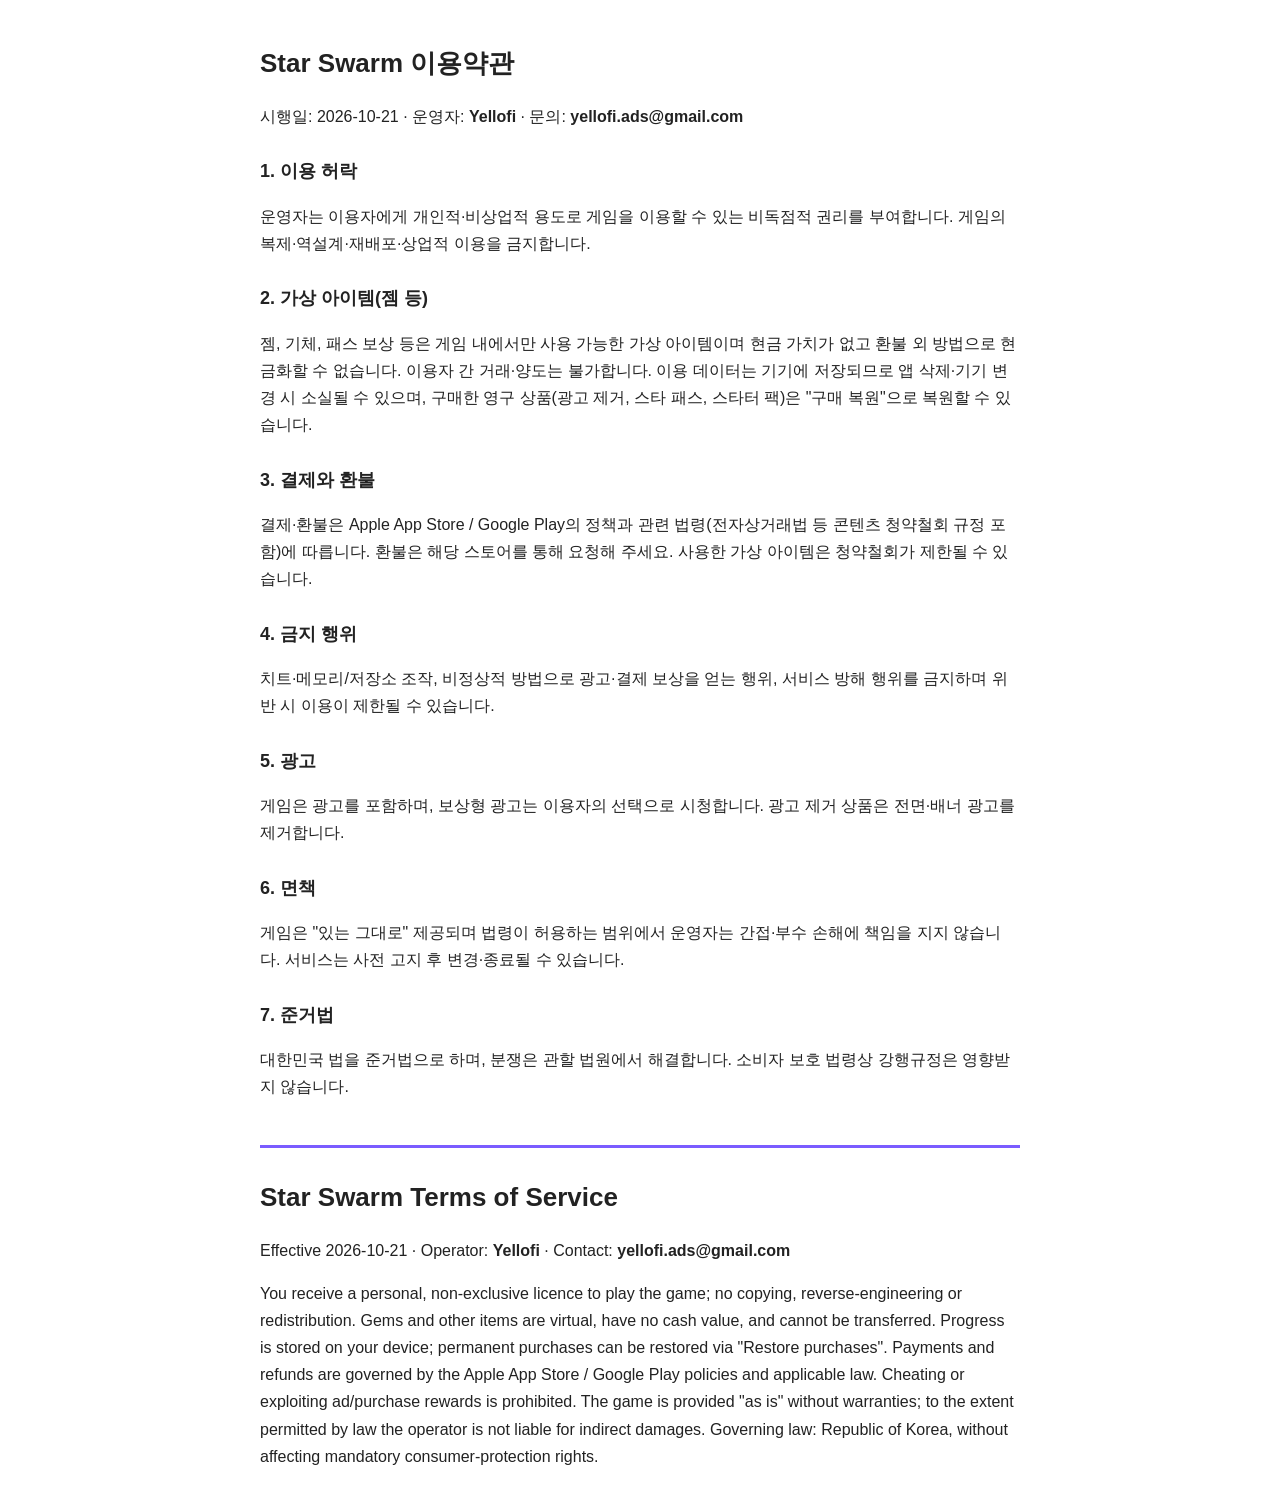
<file: starswarm-terms.html>
<!doctype html><html lang="ko"><head><meta charset="utf-8"><meta name="viewport" content="width=device-width,initial-scale=1"><title>Star Swarm 이용약관 / Terms of Service</title>
<style>body{font-family:-apple-system,"Apple SD Gothic Neo","Malgun Gothic",sans-serif;max-width:760px;margin:0 auto;padding:24px 18px;line-height:1.7;color:#222}h1{font-size:26px}h2{font-size:18px;margin-top:26px}.en{margin-top:44px;padding-top:10px;border-top:3px solid #7a5cff}</style></head><body>
<h1>Star Swarm 이용약관</h1><p>시행일: 2026-10-21 · 운영자: <b>Yellofi</b> · 문의: <b>yellofi.ads@gmail.com</b></p>
<h2>1. 이용 허락</h2><p>운영자는 이용자에게 개인적·비상업적 용도로 게임을 이용할 수 있는 비독점적 권리를 부여합니다. 게임의 복제·역설계·재배포·상업적 이용을 금지합니다.</p>
<h2>2. 가상 아이템(젬 등)</h2><p>젬, 기체, 패스 보상 등은 게임 내에서만 사용 가능한 가상 아이템이며 현금 가치가 없고 환불 외 방법으로 현금화할 수 없습니다. 이용자 간 거래·양도는 불가합니다. 이용 데이터는 기기에 저장되므로 앱 삭제·기기 변경 시 소실될 수 있으며, 구매한 영구 상품(광고 제거, 스타 패스, 스타터 팩)은 "구매 복원"으로 복원할 수 있습니다.</p>
<h2>3. 결제와 환불</h2><p>결제·환불은 Apple App Store / Google Play의 정책과 관련 법령(전자상거래법 등 콘텐츠 청약철회 규정 포함)에 따릅니다. 환불은 해당 스토어를 통해 요청해 주세요. 사용한 가상 아이템은 청약철회가 제한될 수 있습니다.</p>
<h2>4. 금지 행위</h2><p>치트·메모리/저장소 조작, 비정상적 방법으로 광고·결제 보상을 얻는 행위, 서비스 방해 행위를 금지하며 위반 시 이용이 제한될 수 있습니다.</p>
<h2>5. 광고</h2><p>게임은 광고를 포함하며, 보상형 광고는 이용자의 선택으로 시청합니다. 광고 제거 상품은 전면·배너 광고를 제거합니다.</p>
<h2>6. 면책</h2><p>게임은 "있는 그대로" 제공되며 법령이 허용하는 범위에서 운영자는 간접·부수 손해에 책임을 지지 않습니다. 서비스는 사전 고지 후 변경·종료될 수 있습니다.</p>
<h2>7. 준거법</h2><p>대한민국 법을 준거법으로 하며, 분쟁은 관할 법원에서 해결합니다. 소비자 보호 법령상 강행규정은 영향받지 않습니다.</p>
<div class="en"><h1>Star Swarm Terms of Service</h1><p>Effective 2026-10-21 · Operator: <b>Yellofi</b> · Contact: <b>yellofi.ads@gmail.com</b></p>
<p>You receive a personal, non-exclusive licence to play the game; no copying, reverse-engineering or redistribution. Gems and other items are virtual, have no cash value, and cannot be transferred. Progress is stored on your device; permanent purchases can be restored via "Restore purchases". Payments and refunds are governed by the Apple App Store / Google Play policies and applicable law. Cheating or exploiting ad/purchase rewards is prohibited. The game is provided "as is" without warranties; to the extent permitted by law the operator is not liable for indirect damages. Governing law: Republic of Korea, without affecting mandatory consumer-protection rights.</p></div>
</body></html>
</file>
<file: style.css>
:root {
  --bg: #fffaf5;
  --card: #ffffff;
  --ink: #403a37;
  --muted: #746a65;
  --line: #eadfd6;
  --accent: #e98a7a;
  --accent-soft: #fde9e3;
}
@media (prefers-color-scheme: dark) {
  :root:not([data-theme="light"]) {
    --bg: #1f1b1a;
    --card: #2a2523;
    --ink: #f3ebe6;
    --muted: #c3b6af;
    --line: #3d3532;
    --accent: #f0a091;
    --accent-soft: #3a2a27;
  }
}
:root[data-theme="dark"] {
  --bg: #1f1b1a;
  --card: #2a2523;
  --ink: #f3ebe6;
  --muted: #c3b6af;
  --line: #3d3532;
  --accent: #f0a091;
  --accent-soft: #3a2a27;
}

* { box-sizing: border-box; }
html { -webkit-text-size-adjust: 100%; }
body {
  margin: 0;
  background: var(--bg);
  color: var(--ink);
  font-family: "Noto Sans KR", -apple-system, BlinkMacSystemFont, "Segoe UI", sans-serif;
  line-height: 1.75;
}
a { color: var(--accent); }
.wrap { max-width: 760px; margin: 0 auto; padding: 0 16px; }

header.site {
  border-bottom: 1px solid var(--line);
  background: var(--card);
}
header.site .wrap {
  display: flex;
  align-items: center;
  justify-content: space-between;
  gap: 12px;
  min-height: 60px;
  flex-wrap: wrap;
}
.brand {
  font-weight: 800;
  letter-spacing: 0.08em;
  color: var(--ink);
  text-decoration: none;
  font-size: 1.15rem;
}
nav.site { display: flex; flex-wrap: wrap; gap: 4px 14px; padding: 6px 0; }
nav.site a {
  color: var(--muted);
  text-decoration: none;
  font-size: 0.9rem;
}
nav.site a[aria-current="page"] { color: var(--accent); font-weight: 700; }

.hero { text-align: center; padding: 48px 0 24px; }
.hero img {
  width: 180px;
  max-width: 60%;
  image-rendering: pixelated;
}
.hero h1 { font-size: 2.2rem; letter-spacing: 0.1em; margin: 12px 0 4px; }
.hero p { color: var(--muted); margin: 0 auto; max-width: 480px; }

.cards {
  display: grid;
  grid-template-columns: repeat(auto-fit, minmax(200px, 1fr));
  gap: 14px;
  margin: 32px 0;
}
.card {
  background: var(--card);
  border: 1px solid var(--line);
  border-radius: 16px;
  padding: 18px 20px;
}
.card h2 { font-size: 1rem; margin: 0 0 6px; }
.card p { margin: 0; color: var(--muted); font-size: 0.92rem; }

.links {
  display: flex;
  flex-wrap: wrap;
  gap: 10px;
  justify-content: center;
  margin: 8px 0 40px;
}
.button {
  display: inline-block;
  background: var(--accent-soft);
  color: var(--ink);
  border: 1px solid var(--line);
  border-radius: 999px;
  padding: 8px 18px;
  text-decoration: none;
  font-weight: 600;
  font-size: 0.92rem;
}

article.policy { padding: 32px 0 56px; }
article.policy h1 { font-size: 1.7rem; margin: 0 0 4px; }
article.policy .meta { color: var(--muted); font-size: 0.9rem; margin: 0 0 24px; }
article.policy h2 {
  font-size: 1.1rem;
  margin: 32px 0 8px;
  padding-top: 16px;
  border-top: 1px solid var(--line);
}
article.policy p, article.policy li { color: var(--muted); }
article.policy strong { color: var(--ink); }
article.policy ul { padding-left: 1.2em; }

.table-scroll { overflow-x: auto; }
table {
  width: 100%;
  border-collapse: collapse;
  font-size: 0.9rem;
  margin: 8px 0;
}
table.wide { min-width: 560px; }
th, td {
  border: 1px solid var(--line);
  padding: 8px 10px;
  text-align: left;
  vertical-align: top;
  color: var(--muted);
}
th { background: var(--accent-soft); color: var(--ink); }

footer.site {
  border-top: 1px solid var(--line);
  color: var(--muted);
  font-size: 0.85rem;
  padding: 20px 0 32px;
  text-align: center;
}
</file>
